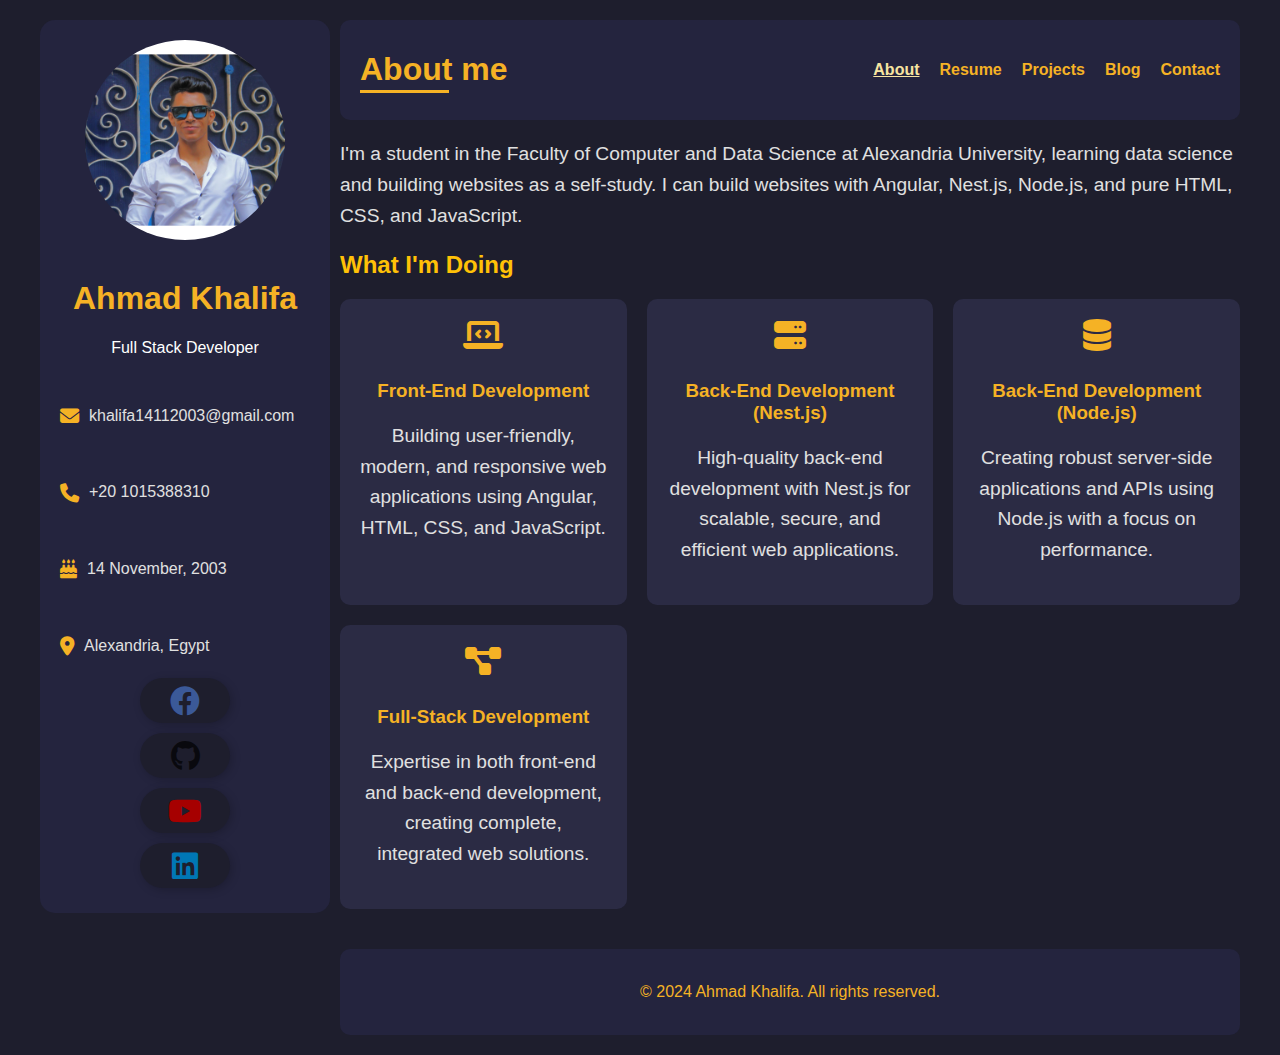
<file: index.html>
<!DOCTYPE html>
<html lang="en">
  <head>
    <meta charset="UTF-8" />
    <meta name="viewport" content="width=device-width, initial-scale=1.0" />
    <title>About - Ahmad Khalifa</title>
    <link rel="stylesheet" href="./css/styles.css" />
    <link rel="stylesheet" href="./css/all.min.css" />
  </head>
  <body>
    <div class="container">
      <div id="sidebar"></div>

      <div class="main-content">
        <header>
          <nav class="navbar">
            <h1 class="logo">About me</h1>
            <ul class="nav-menu">
              <li><a href="index.html" class="active">About</a></li>
              <li><a href="resume.html">Resume</a></li>
              <li><a href="projects.html">Projects</a></li>
              <li><a href="blog.html">Blog</a></li>
              <li><a href="contact.html">Contact</a></li>
            </ul>
            <div class="hamburger">
              <i class="fas fa-bars"></i>
            </div>
          </nav>
        </header>

        <main>
          <p>
            I'm a student in the Faculty of Computer and Data Science at
            Alexandria University, learning data science and building websites
            as a self-study. I can build websites with Angular, Nest.js,
            Node.js, and pure HTML, CSS, and JavaScript.
          </p>

          <!-- What I'm Doing Section -->
          <h2>What I'm Doing</h2>
          <div class="card-container">
            <div class="card">
              <i class="fas fa-laptop-code"></i>
              <h3>Front-End Development</h3>
              <p>
                Building user-friendly, modern, and responsive web applications
                using Angular, HTML, CSS, and JavaScript.
              </p>
            </div>
            <div class="card">
              <i class="fas fa-server"></i>
              <h3>Back-End Development (Nest.js)</h3>
              <p>
                High-quality back-end development with Nest.js for scalable,
                secure, and efficient web applications.
              </p>
            </div>
            <div class="card">
              <i class="fas fa-database"></i>
              <h3>Back-End Development (Node.js)</h3>
              <p>
                Creating robust server-side applications and APIs using Node.js
                with a focus on performance.
              </p>
            </div>
            <div class="card">
              <i class="fas fa-project-diagram"></i>
              <h3>Full-Stack Development</h3>
              <p>
                Expertise in both front-end and back-end development, creating
                complete, integrated web solutions.
              </p>
            </div>
          </div>
        </main>

        <footer>
          <p>© 2024 Ahmad Khalifa. All rights reserved.</p>
        </footer>
      </div>
    </div>

    <script src="./js/script.js"></script>
  </body>
</html>
</file>
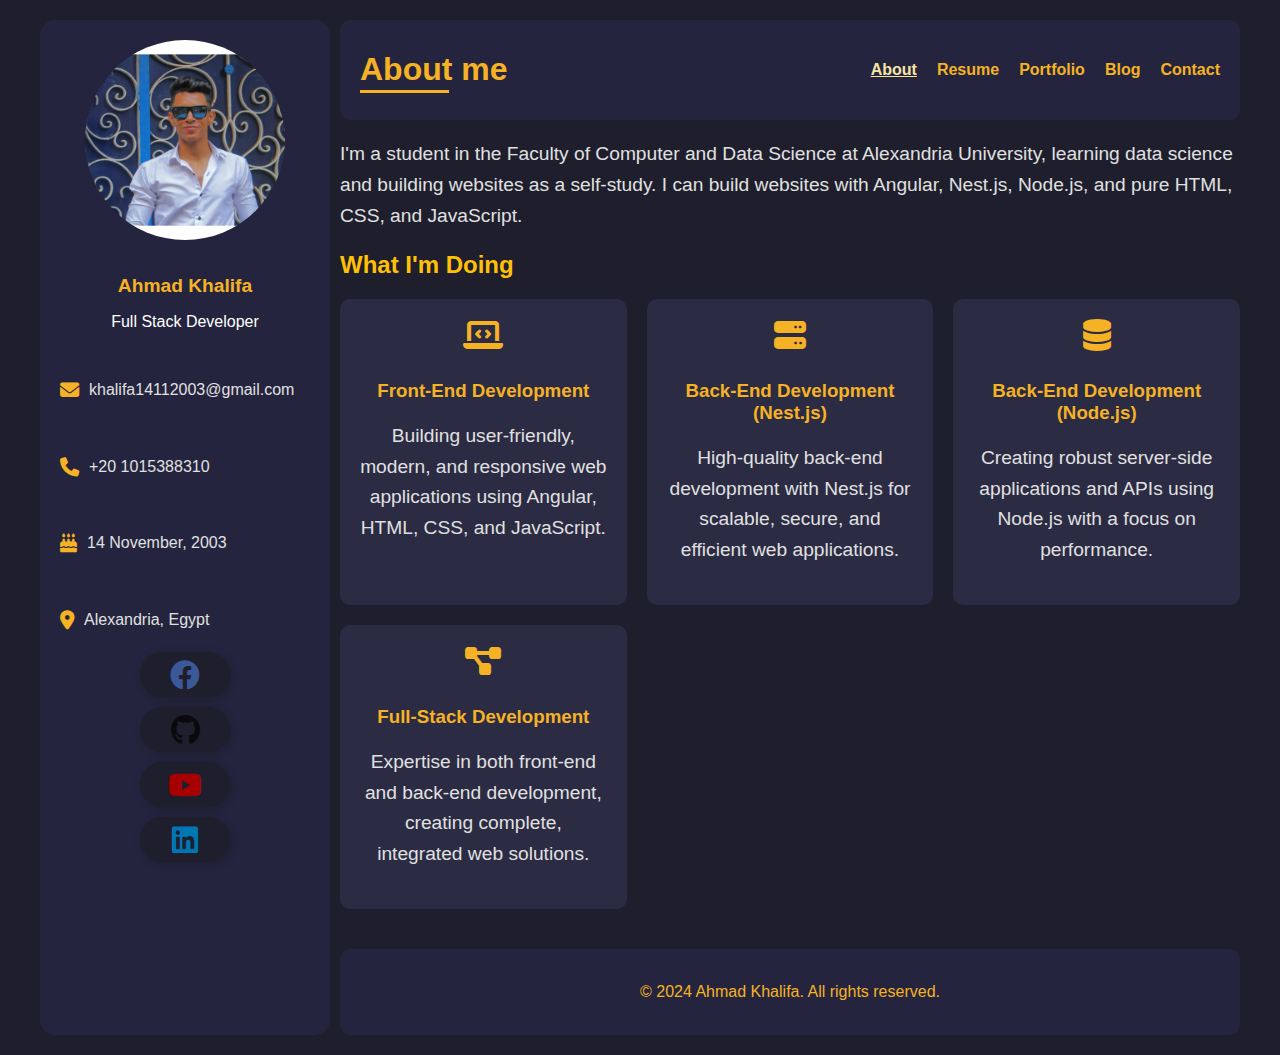
<file: about.html>
<!DOCTYPE html>
<html lang="en">
  <head>
    <meta charset="UTF-8" />
    <meta name="viewport" content="width=device-width, initial-scale=1.0" />
    <title>About - Ahmad Khalifa</title>
    <link rel="stylesheet" href="./css/styles.css" />
    <link rel="stylesheet" href="./css/all.min.css" />
  </head>
  <body>
    <div class="container">
      <aside class="sidebar">
        <img src="./assets/image.jpg" alt="Ahmad Khalifa" />
        <h2>Ahmad Khalifa</h2>
        <h3>Full Stack Developer</h3>

        <!-- Contact Information -->
        <div class="contact-info">
          <p><i class="fas fa-envelope"></i> khalifa14112003@gmail.com</p>
          <p><i class="fas fa-phone"></i> +20 1015388310</p>
          <p><i class="fas fa-birthday-cake"></i> 14 November, 2003</p>
          <p><i class="fas fa-map-marker-alt"></i> Alexandria, Egypt</p>
        </div>

        <!-- Social Media Icons -->
        <div class="social-buttons">
          <a href="https://www.facebook.com/khalifa112003" class="btn">
            <div class="sign">
              <i class="fab fa-facebook facebook"></i>
            </div>
            <div class="text">khalifa112003</div>
          </a>

          <a href="https://www.linkedin.com/in/khalifa2003/" class="btn">
            <div class="sign">
              <i class="fab fa-github github"></i>
            </div>
            <div class="text">@khalifa2003</div>
          </a>

          <a href="https://www.youtube.com/@ProgrammingArea" class="btn">
            <div class="sign">
              <i class="fab fa-youtube youtube"></i>
            </div>
            <div class="text">@ProgrammingArea</div>
          </a>

          <a href="https://github.com/khalifa2003" class="btn">
            <div class="sign">
              <i class="fab fa-linkedin linkedin"></i>
            </div>
            <div class="text">khalifa2003</div>
          </a>
        </div>
      </aside>

      <div class="main-content">
        <header>
          <nav class="navbar">
            <h1 class="logo">About me</h1>
            <ul class="nav-menu">
              <li><a href="about.html" class="active">About</a></li>
              <li><a href="resume.html">Resume</a></li>
              <li><a href="portfolio.html">Portfolio</a></li>
              <li><a href="blog.html">Blog</a></li>
              <li><a href="contact.html">Contact</a></li>
            </ul>
            <div class="hamburger">
              <i class="fas fa-bars"></i>
            </div>
          </nav>
        </header>

        <main>
          <p>
            I'm a student in the Faculty of Computer and Data Science at
            Alexandria University, learning data science and building websites
            as a self-study. I can build websites with Angular, Nest.js,
            Node.js, and pure HTML, CSS, and JavaScript.
          </p>

          <!-- What I'm Doing Section -->
          <h2>What I'm Doing</h2>
          <div class="card-container">
            <div class="card">
              <i class="fas fa-laptop-code"></i>
              <h3>Front-End Development</h3>
              <p>
                Building user-friendly, modern, and responsive web applications
                using Angular, HTML, CSS, and JavaScript.
              </p>
            </div>
            <div class="card">
              <i class="fas fa-server"></i>
              <h3>Back-End Development (Nest.js)</h3>
              <p>
                High-quality back-end development with Nest.js for scalable,
                secure, and efficient web applications.
              </p>
            </div>
            <div class="card">
              <i class="fas fa-database"></i>
              <h3>Back-End Development (Node.js)</h3>
              <p>
                Creating robust server-side applications and APIs using Node.js
                with a focus on performance.
              </p>
            </div>
            <div class="card">
              <i class="fas fa-project-diagram"></i>
              <h3>Full-Stack Development</h3>
              <p>
                Expertise in both front-end and back-end development, creating
                complete, integrated web solutions.
              </p>
            </div>
          </div>
        </main>

        <footer>
          <p>© 2024 Ahmad Khalifa. All rights reserved.</p>
        </footer>
      </div>
    </div>

    <script src="./js/script.js"></script>
  </body>
</html>
</file>
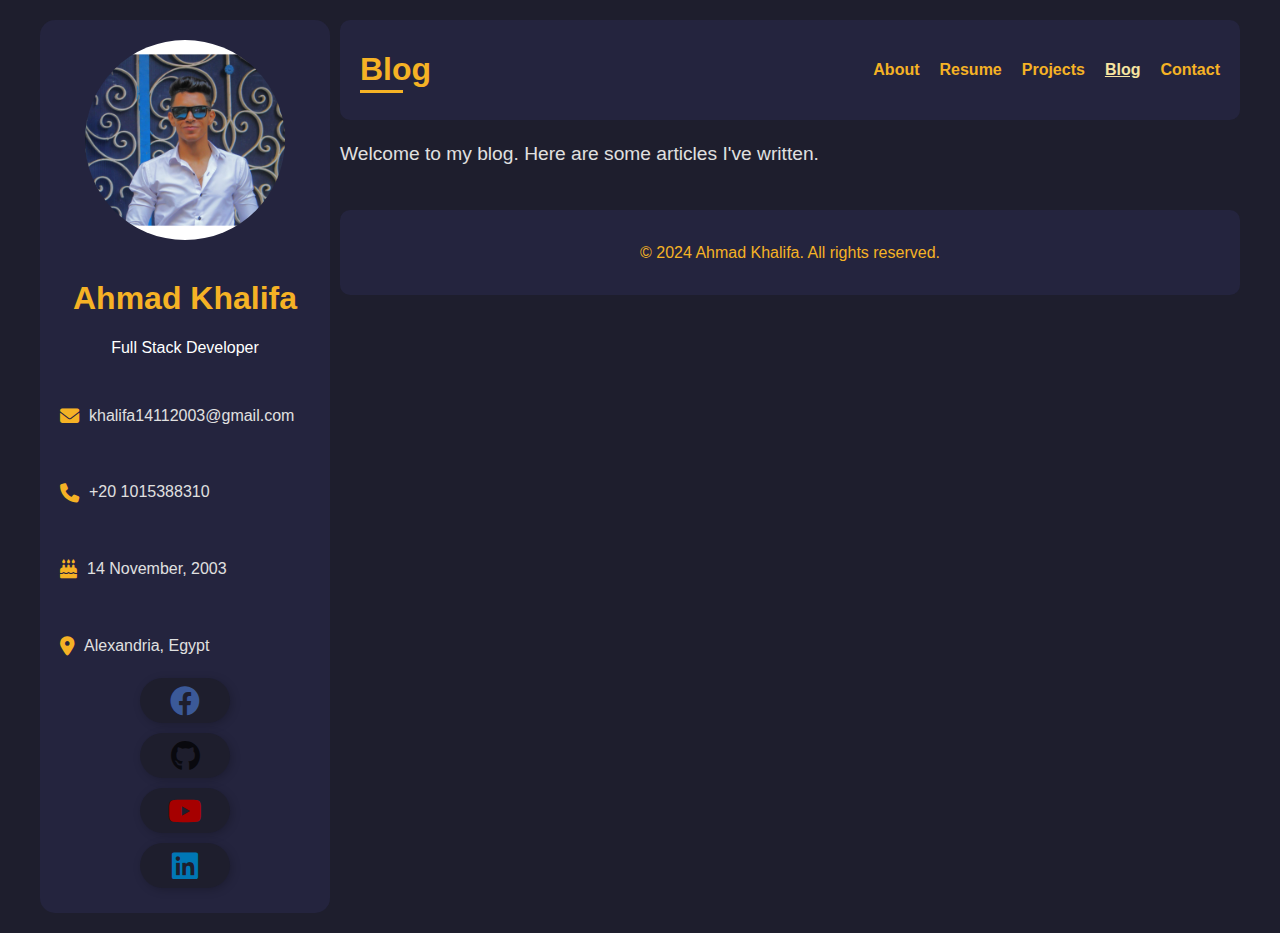
<file: blog.html>
<!DOCTYPE html>
<html lang="en">
  <head>
    <meta charset="UTF-8" />
    <meta name="viewport" content="width=device-width, initial-scale=1.0" />
    <title>Blog - Ahmad Khalifa</title>
    <link rel="stylesheet" href="./css/styles.css" />
    <link rel="stylesheet" href="./css/all.min.css" />
  </head>
  <body>
    <div class="container">
      <div id="sidebar"></div>

      <div class="main-content">
        <header>
          <nav class="navbar">
            <h1 class="logo">Blog</h1>
            <ul class="nav-menu">
              <li><a href="index.html">About</a></li>
              <li><a href="resume.html">Resume</a></li>
              <li><a href="projects.html">Projects</a></li>
              <li><a href="blog.html" class="active">Blog</a></li>
              <li><a href="contact.html">Contact</a></li>
            </ul>
            <div class="hamburger">
              <i class="fas fa-bars"></i>
            </div>
          </nav>
        </header>

        <main>
          <section class="blog">
            <p>Welcome to my blog. Here are some articles I've written.</p>
            <!-- Blog posts will go here -->
          </section>
        </main>

        <!-- Include Footer -->
        <footer>
          <p>© 2024 Ahmad Khalifa. All rights reserved.</p>
        </footer>
      </div>
    </div>
    <script src="./js/script.js"></script>
  </body>
</html>
</file>
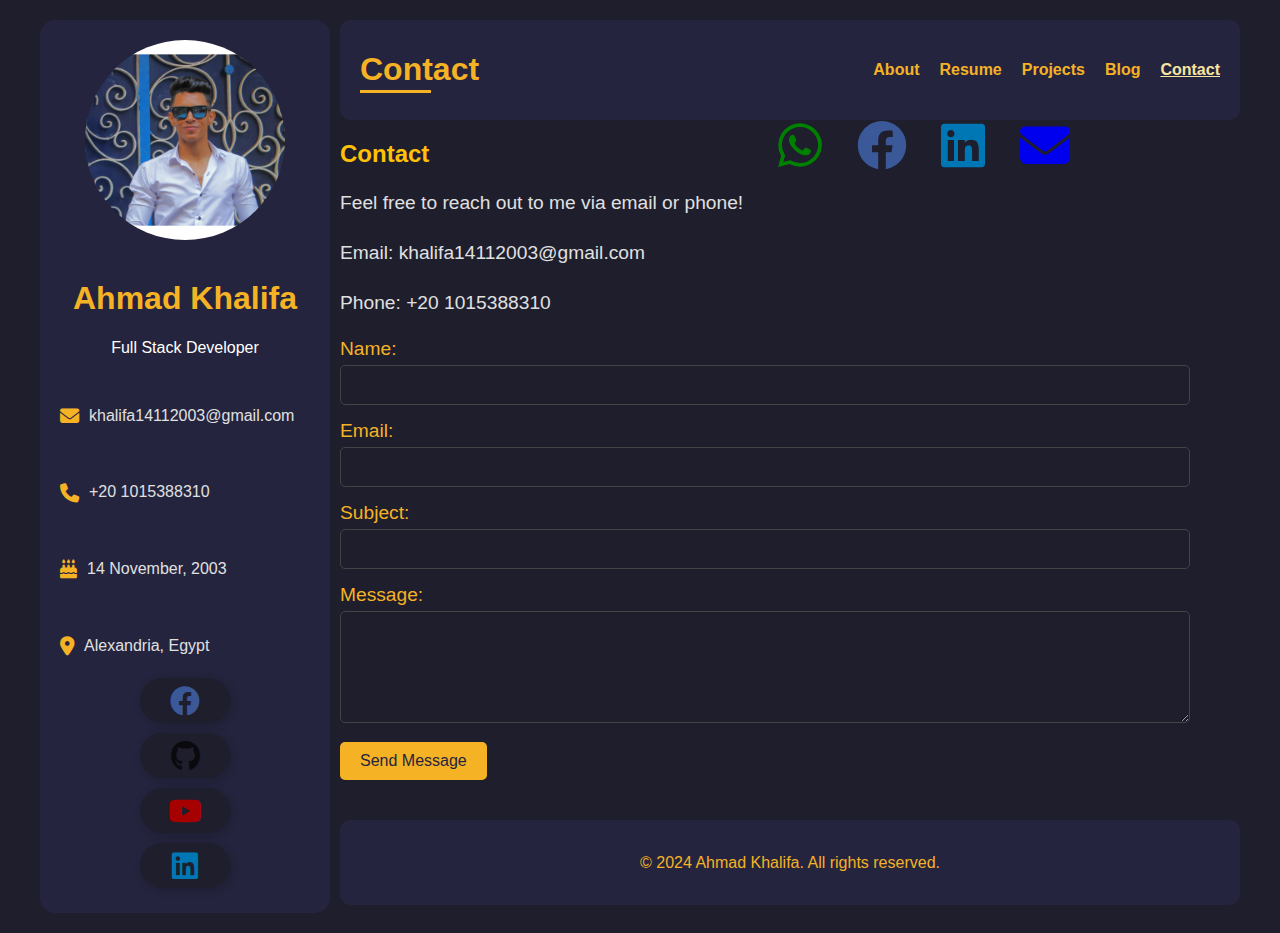
<file: contact.html>
<!DOCTYPE html>
<html lang="en">
  <head>
    <meta charset="UTF-8" />
    <meta name="viewport" content="width=device-width, initial-scale=1.0" />
    <title>Contact - Ahmad Khalifa</title>
    <link rel="stylesheet" href="./css/styles.css" />
    <link rel="stylesheet" href="./css/all.min.css" />
  </head>
  <body>
    <div class="container">
      <div id="sidebar"></div>
      <div class="main-content">
        <header>
          <nav class="navbar">
            <h1 class="logo">Contact</h1>
            <ul class="nav-menu">
              <li><a href="index.html">About</a></li>
              <li><a href="resume.html">Resume</a></li>
              <li><a href="projects.html">Projects</a></li>
              <li><a href="blog.html">Blog</a></li>
              <li><a href="contact.html" class="active">Contact</a></li>
            </ul>
            <div class="hamburger">
              <i class="fas fa-bars"></i>
            </div>
          </nav>
        </header>

        <main>
          <div class="contact-info">
            <div>
              <h2>Contact</h2>
              <p>Feel free to reach out to me via email or phone!</p>
              <p>Email: khalifa14112003@gmail.com</p>
              <p>Phone: +20 1015388310</p>
            </div>
            <div>
              <a
                href="https://wa.me/201015388310?text=Hello%20Ahmad,%20I%20would%20like%20to%20get%20in%20touch%20with%20you."
                style="margin: 15px"
              >
                <i
                  class="fab fa-whatsapp"
                  style="font-size: 50px; color: green"
                ></i>
              </a>
              <a
                href="https://www.facebook.com/khalifa112003"
                style="margin: 15px"
              >
                <i
                  class="fab fa-facebook facebook"
                  style="font-size: 50px"
                ></i> </a
              ><a
                href="https://www.linkedin.com/in/khalifa2003"
                style="margin: 15px"
              >
                <i class="fab fa-linkedin linkedin" style="font-size: 50px"></i>
              </a>
              <a href="mailto:khalifa14112003@gmail.com" style="margin: 15px">
                <i class="fas fa-envelope email" style="font-size: 50px"></i>
              </a>
            </div>
          </div>

          <!-- Contact Form -->
          <form>
            <div class="form-group">
              <label for="name">Name:</label>
              <input type="text" id="name" name="name" required />
            </div>

            <div class="form-group">
              <label for="email">Email:</label>
              <input type="email" id="email" name="email" required />
            </div>

            <div class="form-group">
              <label for="subject">Subject:</label>
              <input type="text" id="subject" name="subject" required />
            </div>

            <div class="form-group">
              <label for="message">Message:</label>
              <textarea
                id="message"
                name="message"
                rows="5"
                required
              ></textarea>
            </div>

            <button type="submit" class="submit-btn">Send Message</button>
          </form>
        </main>

        <!-- Include Footer -->
        <footer>
          <p>© 2024 Ahmad Khalifa. All rights reserved.</p>
        </footer>
      </div>
    </div>
    <script src="./js/script.js"></script>
  </body>
</html>
</file>
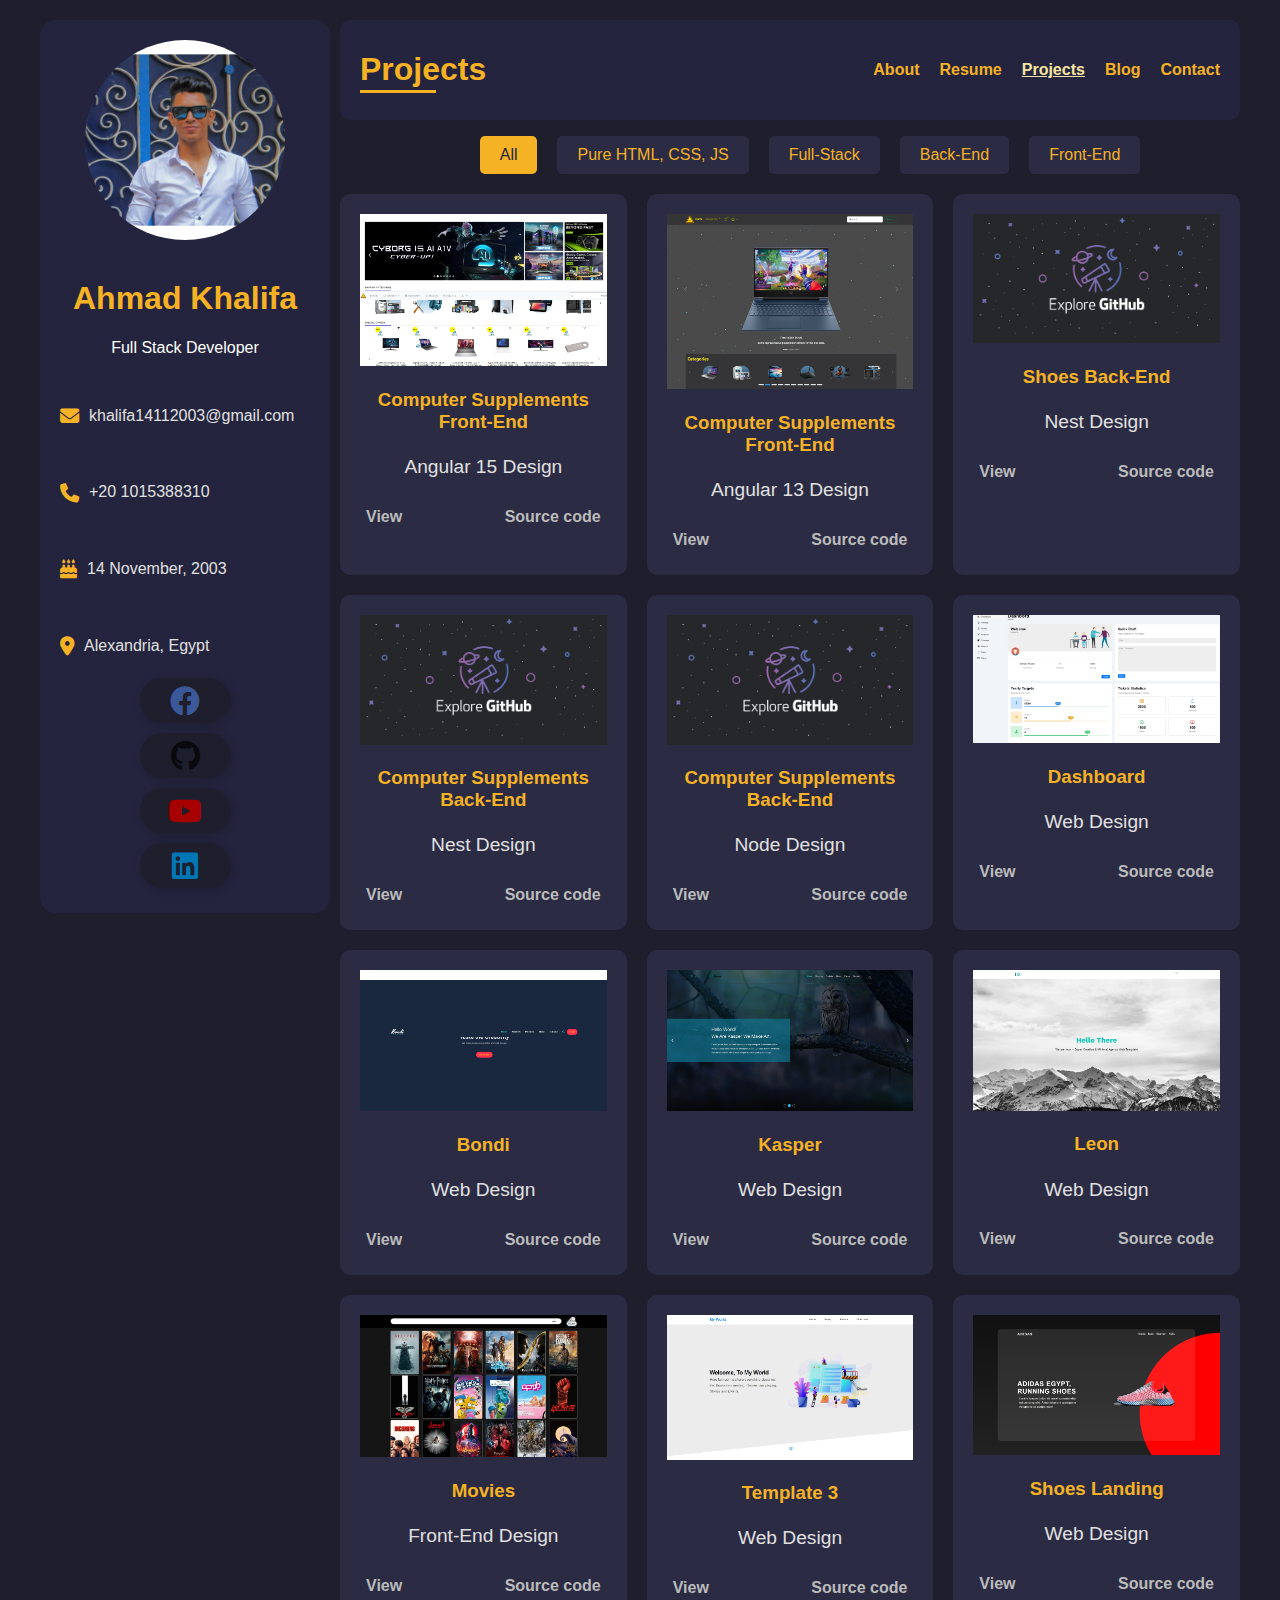
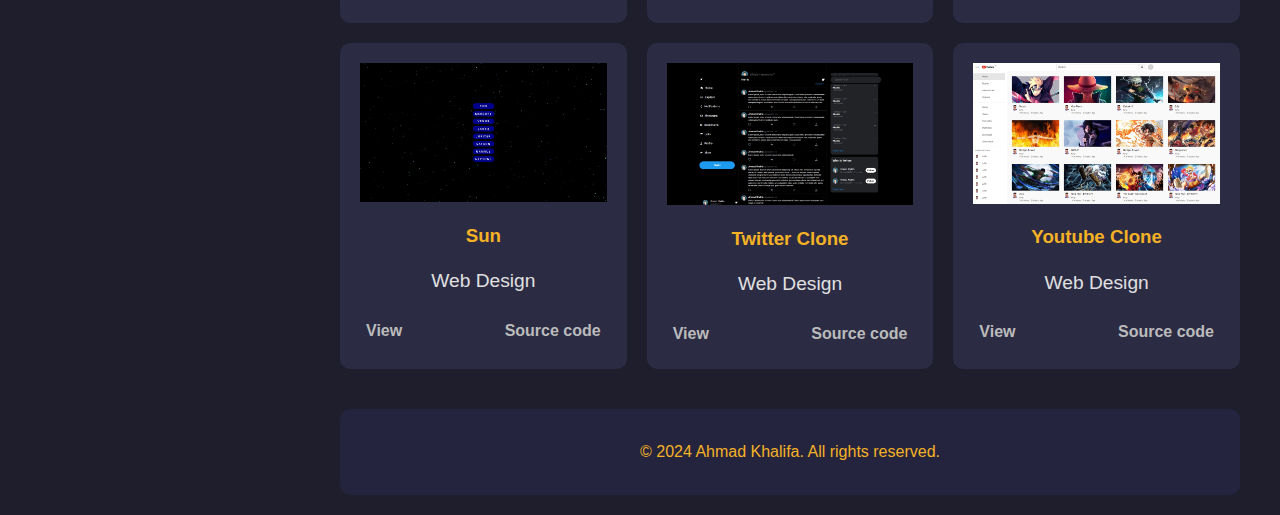
<file: projects.html>
<!DOCTYPE html>
<html lang="en">
  <head>
    <meta charset="UTF-8" />
    <meta name="viewport" content="width=device-width, initial-scale=1.0" />
    <title>Projects - Ahmad Khalifa</title>
    <link rel="stylesheet" href="./css/styles.css" />
    <link rel="stylesheet" href="./css/all.min.css" />
  </head>
  <body>
    <div class="container">
      <div id="sidebar"></div>

      <div class="main-content">
        <header>
          <nav class="navbar">
            <h1 class="logo">Projects</h1>
            <ul class="nav-menu">
              <li><a href="index.html">About</a></li>
              <li><a href="resume.html">Resume</a></li>
              <li>
                <a href="projects.html" class="active">Projects</a>
              </li>
              <li><a href="blog.html">Blog</a></li>
              <li><a href="contact.html">Contact</a></li>
            </ul>
            <div class="hamburger">
              <i class="fas fa-bars"></i>
            </div>
          </nav>
        </header>

        <main>
          <div class="portfolio-header">
            <ul class="filter-menu">
              <li data-filter="all" class="active">All</li>
              <li data-filter="pure">Pure HTML, CSS, JS</li>
              <li data-filter="full-stack">Full-Stack</li>
              <li data-filter="back-end">Back-End</li>
              <li data-filter="front-end">Front-End</li>
            </ul>
          </div>

          <div class="card-container">
            <div class="card front-end full-stack">
              <a
                target="_blank"
                href="https://programming-area.vercel.app/home"
              >
                <img src="./assets/projects/angular-15.jpeg" alt="angular-15" />
              </a>
              <h3>Computer Supplements Front-End</h3>
              <p>Angular 15 Design</p>
              <div class="btn-container">
                <a
                  target="_blank"
                  href="https://programming-area.vercel.app/home"
                  >View</a
                >
                <a target="_blank" href="#" onclick="openAngular15()"
                  >Source code</a
                >
              </div>
            </div>
            <div class="card front-end full-stack">
              <a
                target="_blank"
                href="https://angular-13-brown.vercel.app/home"
              >
                <img src="./assets/projects/angular-13.jpeg" alt="angular-13" />
              </a>
              <h3>Computer Supplements Front-End</h3>
              <p>Angular 13 Design</p>
              <div class="btn-container">
                <a
                  target="_blank"
                  href="https://angular-13-brown.vercel.app/home"
                  >View</a
                >
                <a target="_blank" href="#" onclick="openAngular13()"
                  >Source code</a
                >
              </div>
            </div>
            <div class="card back-end full-stack">
              <img src="./assets/projects/github.jpg" alt="Dashboard" />
              <h3>Shoes Back-End</h3>
              <p>Nest Design</p>
              <div class="btn-container">
                <a
                  target="_blank"
                  href="https://github.com/khalifa2003/shoes-backend"
                  >View</a
                >
                <a
                  target="_blank"
                  href="https://github.com/khalifa2003/shoes-backend"
                  >Source code</a
                >
              </div>
            </div>
            <div class="card back-end full-stack">
              <img src="./assets/projects/github.jpg" alt="Dashboard" />
              <h3>Computer Supplements Back-End</h3>
              <p>Nest Design</p>
              <div class="btn-container">
                <a target="_blank" href="https://github.com/khalifa2003/NESTJS"
                  >View</a
                >
                <a target="_blank" href="https://github.com/khalifa2003/NESTJS"
                  >Source code</a
                >
              </div>
            </div>
            <div class="card back-end full-stack">
              <img src="./assets/projects/github.jpg" alt="Dashboard" />
              <h3>Computer Supplements Back-End</h3>
              <p>Node Design</p>
              <div class="btn-container">
                <a target="_blank" href="https://github.com/khalifa2003/NodeJS"
                  >View</a
                >
                <a target="_blank" href="https://github.com/khalifa2003/NodeJS"
                  >Source code</a
                >
              </div>
            </div>
            <div class="card pure">
              <img src="./assets/projects/dashboard.jpeg" alt="Dashboard" />
              <h3>Dashboard</h3>
              <p>Web Design</p>
              <div class="btn-container">
                <a target="_blank" href="">View</a>
                <a
                  target="_blank"
                  href="https://github.com/khalifa2003/Dashboard"
                  >Source code</a
                >
              </div>
            </div>
            <div class="card pure">
              <img src="./assets/projects/bondi.jpeg" alt="bondi" />
              <h3>Bondi</h3>
              <p>Web Design</p>
              <div class="btn-container">
                <a target="_blank" href="https://khalifa2003.github.io/Bondi/"
                  >View</a
                >
                <a target="_blank" href="https://github.com/khalifa2003/Bondi"
                  >Source code</a
                >
              </div>
            </div>
            <div class="card pure">
              <img src="./assets/projects/kasper.png" alt="kasper" />
              <h3>Kasper</h3>
              <p>Web Design</p>
              <div class="btn-container">
                <a target="_blank" href="https://khalifa2003.github.io/KASPER/"
                  >View</a
                >
                <a target="_blank" href="https://github.com/khalifa2003/KASPER"
                  >Source code</a
                >
              </div>
            </div>
            <div class="card pure">
              <img src="./assets/projects/leon.png" alt="leon" />
              <h3>Leon</h3>
              <p>Web Design</p>
              <div class="btn-container">
                <a target="_blank" href="https://khalifa2003.github.io/LEON/"
                  >View</a
                >
                <a target="_blank" href="https://github.com/khalifa2003/LEON"
                  >Source code</a
                >
              </div>
            </div>
            <div class="card front-end">
              <img src="./assets/projects/movies.jpeg" alt="movies" />
              <h3>Movies</h3>
              <p>Front-End Design</p>
              <div class="btn-container">
                <a
                  target="_blank"
                  href="https://khalifa2003.github.io/Movies-Site-React/"
                  >View</a
                >
                <a
                  target="_blank"
                  href="https://github.com/khalifa2003/Movies-Site-React"
                  >Source code</a
                >
              </div>
            </div>
            <div class="card pure">
              <img src="./assets/projects/template-3.jpeg" alt="template-3" />
              <h3>Template 3</h3>
              <p>Web Design</p>
              <div class="btn-container">
                <a
                  target="_blank"
                  href="https://khalifa2003.github.io/template-3/"
                  >View</a
                >
                <a
                  target="_blank"
                  href="https://github.com/khalifa2003/template-3"
                  >Source code</a
                >
              </div>
            </div>
            <div class="card pure">
              <img src="./assets/projects/shoes.jpeg" alt="shoes" />
              <h3>Shoes Landing</h3>
              <p>Web Design</p>
              <div class="btn-container">
                <a
                  target="_blank"
                  href="https://khalifa2003.github.io/landing-shoes-page/"
                  >View</a
                >
                <a
                  target="_blank"
                  href="https://github.com/khalifa2003/landing-shoes-page"
                  >Source code</a
                >
              </div>
            </div>
            <div class="card pure">
              <img src="./assets/projects/sun.jpeg" alt="sun" />
              <h3>Sun</h3>
              <p>Web Design</p>
              <div class="btn-container">
                <a
                  target="_blank"
                  href="https://khalifa2003.github.io/Sun-category/"
                  >View</a
                >
                <a
                  target="_blank"
                  href="https://github.com/khalifa2003/Sun-category"
                  >Source code</a
                >
              </div>
            </div>
            <div class="card pure">
              <img src="./assets/projects/twitter.jpeg" alt="twitter" />
              <h3>Twitter Clone</h3>
              <p>Web Design</p>
              <div class="btn-container">
                <a
                  target="_blank"
                  href="https://khalifa2003.github.io/Twitter-Clone/"
                  >View</a
                >
                <a
                  target="_blank"
                  href="https://github.com/khalifa2003/Twitter-Clone"
                  >Source code</a
                >
              </div>
            </div>
            <div class="card pure">
              <img src="./assets/projects/youtube.jpeg" alt="youtube" />
              <h3>Youtube Clone</h3>
              <p>Web Design</p>
              <div class="btn-container">
                <a
                  target="_blank"
                  href="https://khalifa2003.github.io/Youtube-Clone/"
                  >View</a
                >
                <a
                  target="_blank"
                  href="https://github.com/khalifa2003/Youtube-Clone"
                  >Source code</a
                >
              </div>
            </div>
          </div>
        </main>

        <footer>
          <p>© 2024 Ahmad Khalifa. All rights reserved.</p>
        </footer>
      </div>
    </div>
    <script>
      function openAngular15() {
        window.open("https://github.com/khalifa2003/Angular-15", "_blank");
        window.open("https://github.com/khalifa2003/NESTJS", "_blank");
      }
      function openAngular13() {
        window.open("https://github.com/khalifa2003/Angular-13", "_blank");
        window.open("https://github.com/khalifa2003/NodeJS", "_blank");
      }
    </script>
    <script src="./js/script.js"></script>
  </body>
</html>
</file>
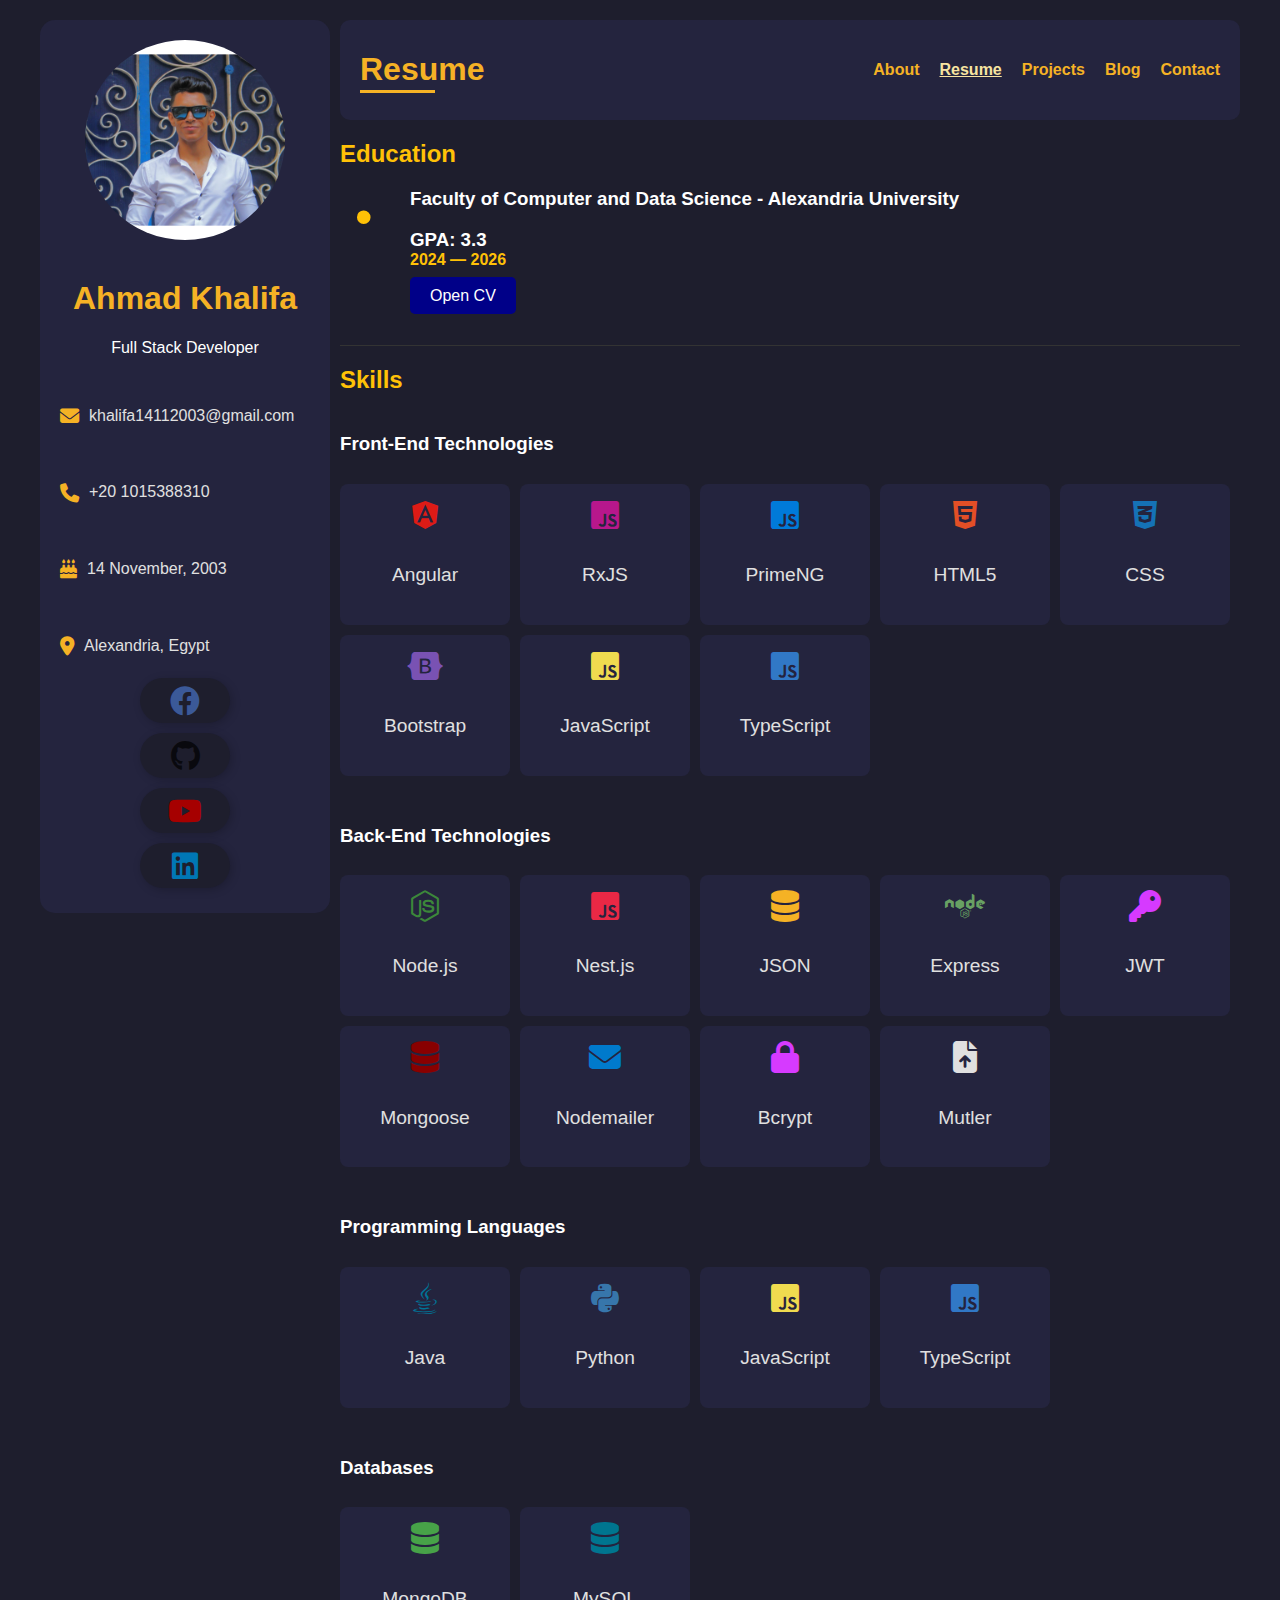
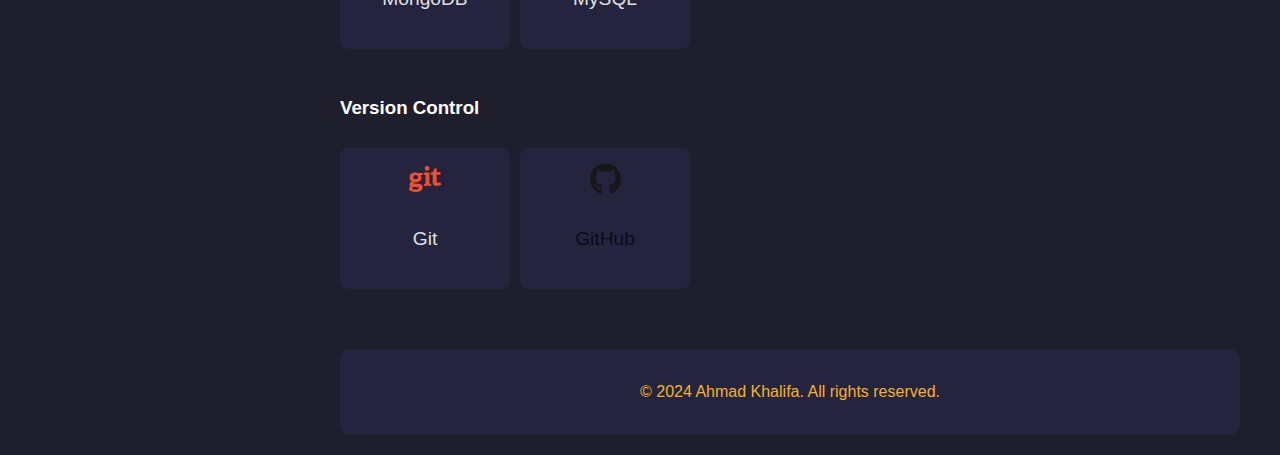
<file: resume.html>
<!DOCTYPE html>
<html lang="en">
  <head>
    <meta charset="UTF-8" />
    <meta name="viewport" content="width=device-width, initial-scale=1.0" />
    <title>Resume - Ahmad Khalifa</title>
    <link rel="stylesheet" href="./css/styles.css" />
    <link rel="stylesheet" href="./css/all.min.css" />
    <style>
      .section {
        margin-bottom: 40px;
        padding-left: 40px;
      }

      .pdf {
        color: #fff;
        background-color: rgb(0, 0, 136);
        padding: 10px 20px;
        border-radius: 5px;
        cursor: pointer;
        transition: 0.3s;
      }
      .pdf:hover {
        background-color: blue;
        font-weight: bold;
        transition: 0.3s;
        box-shadow: 0 0 10px #fff;
      }
      .item {
        margin-bottom: 20px;
        position: relative;
        padding-left: 30px;
      }
      .item:before {
        content: "\2022"; /* Unicode for a bullet point */
        position: absolute;
        left: -25px;
        top: 0px;
        color: #ffc107; /* Yellow Color */
        font-size: 50px;
      }
      h3 {
        color: #ffffff;
      }
      .date {
        color: #ffc107; /* Yellow Color */
        font-size: 16px;
        font-weight: bold;
        margin-bottom: 5px;
        display: block;
      }
      .separator {
        border-bottom: 1px solid #333;
        margin-bottom: 20px;
      }
    </style>
  </head>
  <body>
    <div class="container">
      <div id="sidebar"></div>

      <div class="main-content">
        <header>
          <nav class="navbar">
            <h1 class="logo">Resume</h1>
            <ul class="nav-menu">
              <li><a href="index.html">About</a></li>
              <li><a href="resume.html" class="active">Resume</a></li>
              <li><a href="projects.html">Projects</a></li>
              <li><a href="blog.html">Blog</a></li>
              <li><a href="contact.html">Contact</a></li>
            </ul>
            <div class="hamburger">
              <i class="fas fa-bars"></i>
            </div>
          </nav>
        </header>

        <main>
          <h2>Education</h2>
          <div class="section">
            <div class="item">
              <h3>
                Faculty of Computer and Data Science - Alexandria University
              </h3>
              <h3>
                GPA: 3.3
                <span class="date">2024 — 2026</span>
              </h3>
              <a
                href="./assets/CV-Ahmad_Khalifa.pdf"
                target="_blank"
                class="pdf"
                >Open CV
              </a>
            </div>
          </div>

          <div class="separator"></div>

          <h2>Skills</h2>
          <div class="skills-container">
            <h3>Front-End Technologies</h3>
            <div class="skill-category">
              <div class="skill-card angular">
                <i class="fab fa-angular"></i>
                <p>Angular</p>
              </div>
              <div class="skill-card rxjs">
                <i class="fab fa-js-square"></i>
                <p>RxJS</p>
              </div>
              <div class="skill-card primeng">
                <i class="fab fa-js-square"></i>
                <p>PrimeNG</p>
              </div>
              <div class="skill-card html5">
                <i class="fab fa-html5"></i>
                <p>HTML5</p>
              </div>
              <div class="skill-card css">
                <i class="fab fa-css3-alt"></i>
                <p>CSS</p>
              </div>
              <div class="skill-card bootstrap">
                <i class="fab fa-bootstrap"></i>
                <p>Bootstrap</p>
              </div>
              <div class="skill-card javascript">
                <i class="fab fa-js-square"></i>
                <p>JavaScript</p>
              </div>
              <div class="skill-card typescript">
                <i class="fab fa-js-square"></i>
                <p>TypeScript</p>
              </div>
            </div>

            <h3>Back-End Technologies</h3>
            <div class="skill-category">
              <div class="skill-card node-js">
                <i class="fab fa-node-js"></i>
                <p>Node.js</p>
              </div>
              <div class="skill-card nest-js">
                <i class="fab fa-js-square"></i>
                <p>Nest.js</p>
              </div>
              <div class="skill-card json">
                <i class="fas fa-database"></i>
                <p>JSON</p>
              </div>
              <div class="skill-card express">
                <i class="fab fa-node"></i>
                <p>Express</p>
              </div>
              <div class="skill-card jwt">
                <i class="fas fa-key"></i>
                <p>JWT</p>
              </div>
              <div class="skill-card mongoose">
                <i class="fas fa-database"></i>
                <p>Mongoose</p>
              </div>
              <div class="skill-card nodemailer">
                <i class="fas fa-envelope"></i>
                <p>Nodemailer</p>
              </div>
              <div class="skill-card bcrypt">
                <i class="fas fa-lock"></i>
                <p>Bcrypt</p>
              </div>
              <div class="skill-card mutler">
                <i class="fas fa-file-upload"></i>
                <p>Mutler</p>
              </div>
            </div>

            <h3>Programming Languages</h3>
            <div class="skill-category">
              <div class="skill-card java">
                <i class="fab fa-java"></i>
                <p>Java</p>
              </div>
              <div class="skill-card python">
                <i class="fab fa-python"></i>
                <p>Python</p>
              </div>
              <div class="skill-card javascript">
                <i class="fab fa-js-square"></i>
                <p>JavaScript</p>
              </div>
              <div class="skill-card typescript">
                <i class="fab fa-js-square"></i>
                <p>TypeScript</p>
              </div>
            </div>

            <h3>Databases</h3>
            <div class="skill-category">
              <div class="skill-card mongodb">
                <i class="fas fa-database"></i>
                <p>MongoDB</p>
              </div>
              <div class="skill-card mysql">
                <i class="fas fa-database"></i>
                <p>MySQL</p>
              </div>
            </div>

            <h3>Version Control</h3>
            <div class="skill-category">
              <div class="skill-card git">
                <i class="fab fa-git"></i>
                <p>Git</p>
              </div>
              <div class="skill-card github">
                <i class="fab fa-github"></i>
                <p>GitHub</p>
              </div>
            </div>
          </div>
        </main>

        <footer>
          <p>© 2024 Ahmad Khalifa. All rights reserved.</p>
        </footer>
      </div>
    </div>

    <script src="./js/script.js"></script>
  </body>
</html>
</file>
<file: css/styles.css>
/* General body styling */
body {
  font-family: Arial, sans-serif;
  margin: 0;
  padding: 0;
  background-color: #1e1e2d;
  color: #e0e0e0;
}
h1 {
  font-size: 2rem;
  color: #f5b225;
}
h2 {
  font-size: 1.5rem;
  margin-bottom: 20px;
  color: #ffc107;
}
p {
  font-size: 1rem;
  line-height: 1.6;
}
a {
  text-decoration: none;
}
.container {
  display: flex;
  max-width: 1200px;
  margin: 0 auto;
  padding: 20px;
}
.main-content {
  flex: 1;
}
main p {
  font-size: 1.2rem;
  line-height: 1.6;
}

/* Start Navbar */
.navbar {
  display: flex;
  justify-content: space-between;
  align-items: center;
  background-color: #24243e;
  padding: 10px 20px;
  border-radius: 10px;
  position: relative;
}
.logo {
  position: relative;
}
.logo::before {
  content: "";
  font-size: 1.5rem;
  background-color: #f5b225;
  position: absolute;
  width: 60%;
  height: 3px;
  bottom: -5px;
  transition: 0.3s;
}
.logo:hover::before {
  transition: 0.3s;
  width: 100%;
}
.hamburger {
  display: none;
  cursor: pointer;
}
.nav-menu {
  list-style-type: none;
  display: flex;
  gap: 20px;
}
.nav-menu li a {
  color: #f5b225;
  text-decoration: none;
  font-weight: bold;
  transition: color 0.3s ease-in-out;
}
.nav-menu li a.active {
  text-decoration: underline;
  color: #f7e4a1;
}
.nav-menu li a:hover {
  color: #f7e4a1;
}
@media (max-width: 991px) {
  .nav-menu {
    flex-direction: column;
    background-color: #24243e;
    box-shadow: 2px 2px 10px #000000;
    border-radius: 4px;
    display: none;
    width: 150px;
    padding: 0;
    position: absolute;
    top: 65px;
    right: 0;
    gap: 0px;
    z-index: 586;
  }

  .nav-menu::before {
    content: "";
    position: absolute;
    top: -25px;
    right: 18px;
    border: 12px solid;
    border-color: transparent transparent #000000 transparent;
  }

  .nav-menu.active {
    display: flex;
  }

  .nav-menu li {
    border-bottom: 1px solid #000;
    transition: 0.3s;
    text-align: center;
    padding: 10px 0;
  }
  .nav-menu li:hover {
    background-color: #262645;
    transition: 0.3s;
    transform: translateY(-2px);
  }

  .hamburger {
    display: block;
    font-size: 1.5rem;
    color: #f5b225;
  }

  .hamburger i {
    cursor: pointer;
  }
}
/* End Navbar */

/* Start Card container */
.card-container {
  display: grid;
  grid-template-columns: repeat(auto-fit, minmax(250px, 1fr));
  gap: 20px;
}
.card {
  background-color: #2b2b44;
  padding: 20px;
  border-radius: 10px;
  text-align: center;
  color: #e0e0e0;
  transition: transform 0.3s ease;
}
.card:hover {
  transform: translateY(-5px);
}
.card i {
  font-size: 2rem;
  margin-bottom: 10px;
  color: #f5b225;
}
.card h3 {
  color: #f5b225;
  margin-bottom: 10px;
}
/* End Card container */

/* Start Sidebar */
.sidebar {
  width: 250px;
  background-color: #24243e;
  border-radius: 15px;
  text-align: center;
  color: #e0e0e0;
  padding: 20px;
  margin-right: 10px;
}
.sidebar img {
  border-radius: 50%;
  margin-bottom: 15px;
  width: 80%;
}
.sidebar h2 {
  color: #f5b225;
  margin-bottom: 5px;
  font-size: 1.2em;
}
.sidebar h3 {
  color: #ffffff;
  font-size: 1em;
  font-weight: normal;
  margin-bottom: 30px;
}
.sidebar .contact-info {
  text-align: left;
  font-size: 0.9em;
}
.sidebar .contact-info p {
  display: flex;
  align-items: center;
  margin-bottom: 15px;
}
.sidebar .contact-info p i {
  font-size: 1.2em;
  margin-right: 10px;
  color: #f5b225;
}
.sidebar ul.social-icons {
  list-style: none;
  padding: 0;
  margin-top: 20px;
  display: flex;
  justify-content: center;
  gap: 15px;
}
.sidebar ul.social-icons li {
  display: inline;
}
.sidebar ul.social-icons li a {
  color: #f5b225;
  font-size: 3rem;
  text-decoration: none;
  transition: 0.3s;
  transition: color 0.3s ease-in-out;
}
.sidebar ul.social-icons li a:hover {
  color: #ffffff;
}
@media (max-width: 768px) {
  .container {
    flex-direction: column;
    max-width: 100%;
  }

  .sidebar {
    width: fit-content;
    margin: 0 0 20px;
  }

  .main-content {
    width: 100%;
  }

  .card-container {
    grid-template-columns: 1fr;
  }
}
/* End Sidebar */

/* Start Skills */
.skills-container {
  display: flex;
  flex-wrap: wrap;
  gap: 10px;
}
.skill-category {
  width: 100%;
  margin-bottom: 20px;
  display: flex;
  gap: 10px;
  flex-wrap: wrap;
}
.skill-container h3 {
  color: #f5b225;
  font-size: 1.5em;
  margin-bottom: 10px;
}
.skill-card {
  background-color: #24243e;
  padding: 15px;
  border-radius: 8px;
  display: flex;
  flex-direction: column;
  align-items: center;
  justify-content: center;
  width: 140px;
  text-align: center;
}
.skill-card i {
  font-size: 2em;
  margin-bottom: 10px;
}
.skill-card.node-js i {
  color: #3c873a;
}
.skill-card.angular i {
  color: #dd1b16;
}
.skill-card.rxjs i {
  color: #b7178c;
}
.skill-card.primeng i {
  color: #007ad9;
}
.skill-card.nest-js i {
  color: #ea2845;
}
.skill-card.json i {
  color: #f5b225;
}
.skill-card.javascript i {
  color: #f0db4f;
}
.skill-card.typescript i {
  color: #3178c6;
}
.skill-card.html5 i {
  color: #e34f26;
}
.skill-card.css i {
  color: #1572b6;
}
.skill-card.bootstrap i {
  color: #7952b3;
}
.skill-card.mongodb i {
  color: #47a248;
}
.skill-card.mysql i {
  color: #00758f;
}
.skill-card.git i {
  color: #f1502f;
}
.skill-card.github i {
  color: #181717;
}
.skill-card.java i {
  color: #007396;
}
.skill-card.python i {
  color: #3776ab;
}
.skill-card.express i {
  color: #68a063;
}
.skill-card.jwt i {
  color: #d63aff;
}
.skill-card.mongoose i {
  color: #880000;
}
.skill-card.nodemailer i {
  color: #007acc;
}
.skill-card.bcrypt i {
  color: #d63aff;
}
.skill-card.multer i {
  color: #008800;
}
/* End Skills */

/* Start Icon colors */
.linkedin {
  color: #0077b5;
}
.linkedin:hover {
  color: #00a1f7;
  transition: 0.3s;
}
.github {
  color: #000000af;
}
.github:hover {
  color: #000;
  transition: 0.3s;
}
.facebook {
  color: #3b5998;
}
.facebook:hover {
  color: #0051ff;
  transition: 0.3s;
}
.youtube {
  color: rgb(166, 0, 0);
}
.youtube:hover {
  color: #f00;
  transition: 0.3s;
}
/* End Icon colors */
/* Start Footer  */
footer {
  margin-top: 40px;
  text-align: center;
  padding: 20px;
  background-color: #24243e;
  border-radius: 10px;
  color: #f5b225;
}
footer p {
  margin: 0;
  padding: 10px 0;
}
/* End Footer */

/* Start Buttons  */
.social-buttons {
  display: flex;
  align-items: center;
  flex-direction: column;
}
.btn {
  margin: 5px 0;
  display: flex;
  align-items: center;
  width: 90px;
  height: 45px;
  border: none;
  position: relative;
  border-radius: 40px;
  transition-duration: 0.3s;
  box-shadow: 2px 2px 10px rgba(0, 0, 0, 0.199);
  background-color: #1e1e2d;
  text-decoration: none;
}
.sign {
  width: 100%;
  transition-duration: 0.3s;
  display: flex;
  align-items: center;
  justify-content: center;
}
.sign i {
  font-size: 30px;
}
.text {
  position: absolute;
  right: 0%;
  width: 0%;
  opacity: 0;
  color: white;
  font-size: 1.2em;
  font-weight: 600;
  transition-duration: 0.3s;
}
.btn:hover {
  width: 100%;
  border-radius: 40px;
  transition-duration: 0.3s;
}
.btn:hover .sign {
  display: flex;
  align-items: center;
  justify-content: flex-start;
  width: fit-content;
}
.btn:hover .sign {
  width: 30%;
  transition-duration: 0.3s;
  padding-left: 20px;
}
.btn:hover .text {
  opacity: 1;
  width: 70%;
  transition-duration: 0.3s;
  padding-right: 10px;
}
.btn:active {
  transform: translate(2px, 2px);
}
/* End Buttons  */
/* Start Projects Section  */
.filter-menu {
  list-style: none;
  display: flex;
  justify-content: center;
  flex-wrap: wrap;
  gap: 20px;
  margin-bottom: 20px;
}
.filter-menu li {
  cursor: pointer;
  padding: 10px 20px;
  background-color: #2b2b44;
  color: #f5b225;
  border-radius: 5px;
}
.filter-menu li.active,
.filter-menu li:hover {
  background-color: #f5b225;
  color: #24243e;
}
.card-container img {
  width: 100%;
}
.btn-container {
  display: flex;
  justify-content: space-between;
}
.btn-container a {
  text-decoration: none;
  color: #bbb;
  font-weight: bold;
  padding: 5px;
  border: 1px solid transparent;
  border-radius: 5px;
}
.btn-container a:hover {
  color: #fff;
  transition: 0.3s;
  border-color: #fff;
}
/* End Projects Section  */
/* Contact Form Styling */
.contact-form {
  background-color: #2b2b44;
  padding: 20px;
  border-radius: 10px;
  margin: 0 auto;
}
.form-group {
  margin-bottom: 15px;
}
.form-group label {
  font-size: 1.2rem;
  color: #f5b225;
}
.form-group input,
.form-group textarea {
  width: 92%;
  padding: 10px;
  margin-top: 5px;
  border: 1px solid #444;
  border-radius: 5px;
  background-color: #1e1e2d;
  color: #fff;
  font-size: 1rem;
}
.form-group input:focus,
.form-group textarea:focus {
  outline: none;
  border-color: #f5b225;
}
.submit-btn {
  background-color: #f5b225;
  border: none;
  padding: 10px 20px;
  font-size: 1rem;
  border-radius: 5px;
  color: #24243e;
  cursor: pointer;
  transition: background-color 0.3s;
}
.submit-btn:hover {
  background-color: #ffc107;
}
.contact-info {
  display: flex;
  flex-wrap: wrap;
  gap: 20px;
}
</file>
